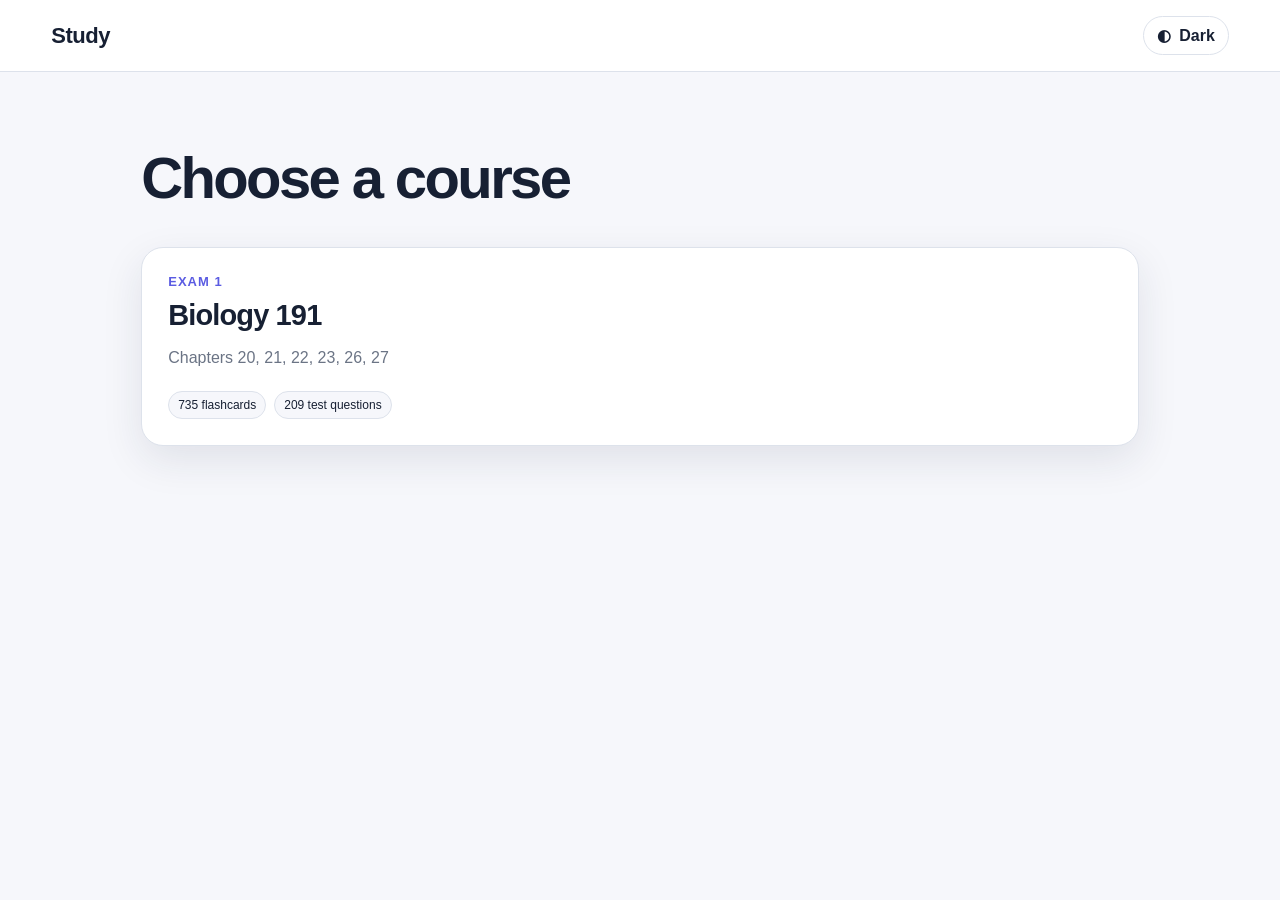
<file: index.html>
<!doctype html>
<html lang="en">
<head>
  <meta charset="utf-8">
  <meta name="viewport" content="width=device-width, initial-scale=1">
  <title>Study</title>
  <link rel="icon" href="assets/favicon.svg" type="image/svg+xml">
  <link rel="icon" href="assets/favicon-32.png" type="image/png" sizes="32x32">
  <link rel="apple-touch-icon" href="assets/apple-touch-icon.png">
  <link rel="stylesheet" href="assets/site.css">
</head>
<body>
  <header class="site-header">
    <a class="brand" href="./">Study</a>
    <button class="theme-toggle" id="themeToggle" type="button" aria-label="Toggle light and dark mode">
      <span class="theme-icon" aria-hidden="true">◐</span>
      <span id="themeLabel">Dark</span>
    </button>
  </header>

  <main class="home-shell">
    <section class="home-heading">
      <h1>Choose a course</h1>
    </section>
    <section id="courseGrid" class="course-grid" aria-live="polite"></section>
  </main>

  <script src="assets/site.js"></script>
</body>
</html>
</file>
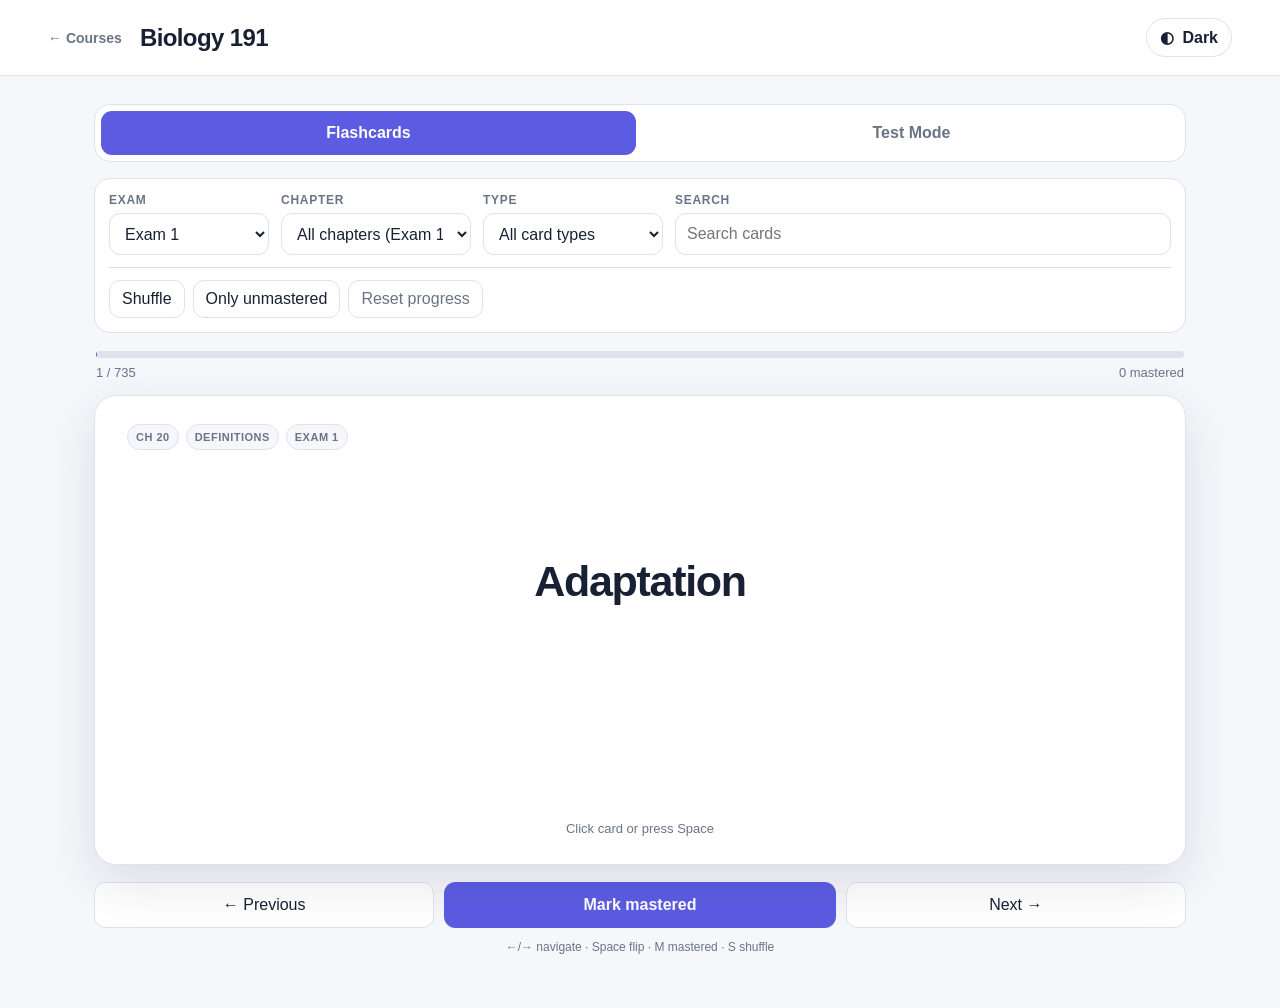
<file: bio191/index.html>
<!doctype html>
<html lang="en">
<head>
  <meta charset="utf-8">
  <meta name="viewport" content="width=device-width, initial-scale=1">
  <title>Biology 191 Study</title>
  <link rel="icon" href="../assets/favicon.svg" type="image/svg+xml">
  <link rel="icon" href="../assets/favicon-32.png" type="image/png" sizes="32x32">
  <link rel="apple-touch-icon" href="../assets/apple-touch-icon.png">
  <link rel="stylesheet" href="styles.css">
</head>
<body>
  <header class="course-header">
    <div class="header-left">
      <a class="back-link" href="../">← Courses</a>
      <h1>Biology 191</h1>
    </div>
    <button class="theme-toggle" id="themeToggle" type="button" aria-label="Toggle light and dark mode">
      <span aria-hidden="true">◐</span>
      <span id="themeLabel">Dark</span>
    </button>
  </header>

  <main class="app-shell">
    <nav class="mode-switch" aria-label="Study mode">
      <button class="mode-button active" data-mode="flashcards" type="button">Flashcards</button>
      <button class="mode-button" data-mode="test" type="button">Test Mode</button>
    </nav>

    <section class="panel toolbar" id="filterPanel">
      <div class="field">
        <label for="examFilter">Exam</label>
        <select id="examFilter"></select>
      </div>
      <div class="field">
        <label for="chapterFilter">Chapter</label>
        <select id="chapterFilter"></select>
      </div>
      <div class="field flash-only">
        <label for="categoryFilter">Type</label>
        <select id="categoryFilter"></select>
      </div>
      <div class="field search-field flash-only">
        <label for="searchBox">Search</label>
        <input id="searchBox" type="search" placeholder="Search cards">
      </div>
      <div class="toggle-row">
        <button class="toggle-button" id="shuffleBtn" type="button" aria-pressed="false">Shuffle</button>
        <button class="toggle-button flash-only" id="unmasteredBtn" type="button" aria-pressed="false">Only unmastered</button>
        <button class="ghost-button flash-only" id="resetBtn" type="button">Reset progress</button>
        <button class="ghost-button test-only hidden" id="restartTestBtn" type="button">Restart test</button>
      </div>
    </section>

    <section id="flashcardMode">
      <div class="progress-row">
        <div class="progress-track"><div class="progress-bar" id="cardProgress"></div></div>
        <div class="progress-meta"><span id="cardPosition">0 / 0</span><span id="masteredSummary">0 mastered</span></div>
      </div>

      <div class="flash-stage" id="flashStage">
        <button class="flashcard" id="flashcard" type="button" aria-label="Flip flashcard">
          <div class="face front-face">
            <div class="badges" id="frontBadges"></div>
            <div class="front-copy" id="frontText"></div>
            <div class="flip-hint">Click card or press Space</div>
          </div>
          <div class="face back-face">
            <div class="badges" id="backBadges"></div>
            <div class="back-copy" id="backContent"></div>
            <div class="source-line" id="sourceLine"></div>
          </div>
        </button>
      </div>

      <div class="empty-state hidden" id="cardEmpty">No flashcards match these filters.</div>

      <div class="card-controls">
        <button id="prevBtn" type="button">← Previous</button>
        <button id="masterBtn" class="primary-button" type="button">Mark mastered</button>
        <button id="nextBtn" type="button">Next →</button>
      </div>
      <div class="keyboard-help">←/→ navigate · Space flip · M mastered · S shuffle</div>
    </section>

    <section id="testMode" class="hidden">
      <div class="test-topline">
        <div>
          <div class="test-count" id="testPosition">Question 0 / 0</div>
          <div class="test-score" id="testScore">Score 0 / 0</div>
        </div>
        <div class="test-pool-note">1 close + 1 medium + 1 clear distractor each attempt</div>
      </div>

      <article class="test-card" id="testCard">
        <div class="badges" id="testBadges"></div>
        <h2 id="testPrompt"></h2>
        <div class="option-list" id="optionList"></div>
        <div class="feedback hidden" id="feedback"></div>
        <div class="test-actions">
          <button id="nextTestBtn" class="primary-button" type="button" disabled>Next question →</button>
        </div>
      </article>

      <div class="empty-state hidden" id="testEmpty">No test questions match this chapter.</div>
      <div class="keyboard-help">A–D or 1–4 answer · Enter next</div>
    </section>
  </main>

  <div class="modal-backdrop hidden" id="resetModal" role="dialog" aria-modal="true" aria-labelledby="resetTitle">
    <div class="modal">
      <h2 id="resetTitle">Reset progress?</h2>
      <p>This will clear every Biology 191 card you marked as mastered.</p>
      <div class="modal-actions">
        <button id="cancelReset" type="button">Cancel</button>
        <button id="confirmReset" class="danger-button" type="button">Reset progress</button>
      </div>
    </div>
  </div>

  <script src="app.js"></script>
</body>
</html>
</file>
<file: assets/site.css>
:root{
  --bg:#f6f7fb;
  --panel:#ffffff;
  --text:#172033;
  --muted:#6b7485;
  --accent:#5b5ce2;
  --accent-soft:#eeefff;
  --border:#dde2eb;
  --shadow:0 14px 40px rgba(31,42,68,.10);
}
html[data-theme="dark"]{
  --bg:#0d1118;
  --panel:#151b25;
  --text:#eef2f8;
  --muted:#a8b1c1;
  --accent:#8f90ff;
  --accent-soft:#26284b;
  --border:#2b3444;
  --shadow:0 14px 40px rgba(0,0,0,.30);
}
*{box-sizing:border-box}
html{color-scheme:light}
html[data-theme="dark"]{color-scheme:dark}
body{
  margin:0;
  min-height:100vh;
  font-family:-apple-system,BlinkMacSystemFont,"SF Pro Text","Segoe UI",sans-serif;
  background:var(--bg);
  color:var(--text);
}
a{color:inherit;text-decoration:none}
.site-header{
  height:72px;
  display:flex;
  align-items:center;
  justify-content:space-between;
  padding:0 clamp(20px,4vw,56px);
  border-bottom:1px solid var(--border);
  background:color-mix(in srgb,var(--panel) 94%,transparent);
  backdrop-filter:blur(14px);
}
.brand{font-size:22px;font-weight:800;letter-spacing:-.02em}
.theme-toggle{
  display:inline-flex;align-items:center;gap:8px;
  border:1px solid var(--border);background:var(--panel);color:var(--text);
  border-radius:999px;padding:9px 13px;font:inherit;font-weight:650;cursor:pointer;
}
.theme-toggle:hover{border-color:var(--accent)}
.home-shell{max-width:1100px;margin:0 auto;padding:72px clamp(20px,4vw,56px)}
.home-heading h1{font-size:clamp(34px,5vw,58px);margin:0 0 36px;letter-spacing:-.045em}
.course-grid{display:grid;grid-template-columns:repeat(auto-fit,minmax(290px,1fr));gap:18px}
.course-card{
  display:block;background:var(--panel);border:1px solid var(--border);border-radius:22px;
  padding:26px;box-shadow:var(--shadow);transition:.18s transform,.18s border-color;
}
.course-card:hover{transform:translateY(-2px);border-color:var(--accent)}
.course-card .eyebrow{color:var(--accent);font-size:13px;font-weight:800;text-transform:uppercase;letter-spacing:.08em}
.course-card h2{font-size:29px;margin:10px 0 14px;letter-spacing:-.03em}
.course-card p{margin:0;color:var(--muted);line-height:1.55}
.course-card .meta{margin-top:20px;display:flex;gap:8px;flex-wrap:wrap}
.chip{font-size:12px;border:1px solid var(--border);border-radius:999px;padding:6px 9px;background:var(--bg)}
.empty{color:var(--muted)}
@media(max-width:640px){
  .site-header{height:64px}
  .home-shell{padding-top:48px}
}
</file>
<file: bio191/styles.css>
:root{
  --bg:#f6f7fb;
  --panel:#ffffff;
  --panel-alt:#f9faff;
  --text:#182033;
  --muted:#6a7487;
  --accent:#5b5ce2;
  --accent-2:#7a61e8;
  --accent-soft:#eeefff;
  --border:#dde2eb;
  --good:#16804f;
  --good-soft:#ebf8f1;
  --bad:#c53a31;
  --bad-soft:#fff0ef;
  --shadow:0 18px 52px rgba(31,42,68,.12);
}
html[data-theme="dark"]{
  --bg:#0d1118;
  --panel:#151b25;
  --panel-alt:#111722;
  --text:#eef2f8;
  --muted:#aab3c2;
  --accent:#9293ff;
  --accent-2:#b081ff;
  --accent-soft:#282a50;
  --border:#2b3444;
  --good:#56d59a;
  --good-soft:#16382a;
  --bad:#ff7d73;
  --bad-soft:#42201f;
  --shadow:0 18px 52px rgba(0,0,0,.35);
}
*{box-sizing:border-box}
html{color-scheme:light}
html[data-theme="dark"]{color-scheme:dark}
body{
  margin:0;
  min-height:100vh;
  font-family:-apple-system,BlinkMacSystemFont,"SF Pro Text","Segoe UI",sans-serif;
  background:var(--bg);
  color:var(--text);
}
button,select,input{font:inherit}
button,select,input{
  color:var(--text);background:var(--panel);border:1px solid var(--border);border-radius:11px;
}
button{cursor:pointer}
button:hover{border-color:var(--accent)}
.hidden{display:none!important}

.course-header{
  min-height:76px;
  display:flex;align-items:center;justify-content:space-between;gap:18px;
  padding:12px clamp(18px,4vw,48px);
  background:color-mix(in srgb,var(--panel) 94%,transparent);
  border-bottom:1px solid var(--border);
  backdrop-filter:blur(14px);
  position:sticky;top:0;z-index:20;
}
.header-left{display:flex;align-items:center;gap:18px;min-width:0}
.header-left h1{margin:0;font-size:24px;letter-spacing:-.025em;white-space:nowrap}
.back-link{color:var(--muted);text-decoration:none;font-size:14px;font-weight:700}
.back-link:hover{color:var(--accent)}
.theme-toggle{
  display:flex;gap:8px;align-items:center;border-radius:999px;padding:9px 13px;font-weight:700;
}

.app-shell{max-width:1160px;margin:0 auto;padding:28px clamp(16px,3vw,34px) 54px}
.mode-switch{
  display:grid;grid-template-columns:1fr 1fr;gap:8px;
  background:var(--panel);border:1px solid var(--border);border-radius:16px;padding:6px;margin-bottom:16px;
}
.mode-button{border:none;background:transparent;padding:13px;font-weight:800;border-radius:11px;color:var(--muted)}
.mode-button.active{background:var(--accent);color:white}

.panel{
  background:var(--panel);border:1px solid var(--border);border-radius:16px;
}
.toolbar{
  display:grid;grid-template-columns:160px 190px 180px minmax(220px,1fr);gap:12px;
  padding:14px;margin-bottom:18px;align-items:end;
}
.field{display:flex;flex-direction:column;gap:6px}
.field label{font-size:12px;color:var(--muted);font-weight:800;text-transform:uppercase;letter-spacing:.06em}
.field select,.field input{height:42px;padding:0 11px;width:100%}
.toggle-row{
  grid-column:1/-1;display:flex;gap:8px;align-items:center;flex-wrap:wrap;border-top:1px solid var(--border);padding-top:12px;
}
.toggle-button,.ghost-button{padding:9px 12px}
.toggle-button.active{background:var(--accent-soft);border-color:var(--accent);color:var(--accent);font-weight:800}
.ghost-button{color:var(--muted)}

.progress-row{margin:4px 2px 15px}
.progress-track{height:7px;background:var(--border);border-radius:999px;overflow:hidden}
.progress-bar{height:100%;background:linear-gradient(90deg,var(--accent),var(--accent-2));width:0;transition:width .2s}
.progress-meta{display:flex;justify-content:space-between;color:var(--muted);font-size:13px;margin-top:7px}

.flash-stage{perspective:1600px;min-height:470px}
.flashcard{
  display:block;position:relative;width:100%;min-height:470px;border:0;background:transparent;padding:0;
  transform-style:preserve-3d;transition:transform .44s cubic-bezier(.2,.7,.2,1);
}
.flashcard.flipped{transform:rotateY(180deg)}
.face{
  position:absolute;inset:0;backface-visibility:hidden;-webkit-backface-visibility:hidden;
  background:var(--panel);border:1px solid var(--border);border-radius:22px;box-shadow:var(--shadow);
  padding:28px 32px;display:flex;flex-direction:column;text-align:left;overflow:auto;
}
.back-face{transform:rotateY(180deg)}
.badges{display:flex;gap:7px;flex-wrap:wrap}
.badge{
  font-size:11px;font-weight:850;letter-spacing:.045em;text-transform:uppercase;
  border:1px solid var(--border);border-radius:999px;padding:6px 8px;background:var(--bg);color:var(--muted)
}
.front-copy{
  margin:auto 0;text-align:center;font-size:clamp(26px,3.7vw,43px);line-height:1.2;font-weight:830;letter-spacing:-.03em;
}
.flip-hint{margin-top:auto;text-align:center;color:var(--muted);font-size:13px}
.back-copy{font-size:18px;line-height:1.58;margin-top:12px}
.answer-block{padding:13px 0;border-bottom:1px solid var(--border)}
.answer-block:last-child{border-bottom:0}
.answer-block b{
  display:inline-block;color:var(--muted);font-size:12px;text-transform:uppercase;letter-spacing:.065em;margin-bottom:3px;
}
.question-answer{
  background:var(--accent-soft);
  border:1px solid color-mix(in srgb,var(--accent) 42%,var(--border));
  border-radius:15px;
  padding:16px 18px;
  margin:3px 0 12px;
  color:var(--text);
  font-weight:650;
}
.question-answer b{color:var(--accent)!important}
.source-line{margin-top:auto;padding-top:18px;color:var(--muted);font-size:12px}

.card-controls{display:grid;grid-template-columns:1fr 1.15fr 1fr;gap:10px;margin-top:17px}
.card-controls button{height:46px}
.primary-button{background:var(--accent);border-color:var(--accent);color:white;font-weight:800}
.primary-button:hover{filter:brightness(1.04)}
#masterBtn.mastered{background:var(--good);border-color:var(--good)}
.keyboard-help{text-align:center;color:var(--muted);font-size:12px;margin-top:12px}
.empty-state{
  background:var(--panel);border:1px solid var(--border);border-radius:18px;
  padding:48px;text-align:center;color:var(--muted)
}

.test-topline{
  display:flex;justify-content:space-between;align-items:flex-end;gap:20px;margin:7px 2px 14px;
}
.test-count{font-weight:850;font-size:15px}
.test-score{color:var(--muted);font-size:13px;margin-top:3px}
.test-pool-note{color:var(--muted);font-size:12px;text-align:right}
.test-card{
  background:var(--panel);border:1px solid var(--border);border-radius:22px;box-shadow:var(--shadow);
  padding:27px 28px;
}
.test-card h2{font-size:clamp(25px,3vw,36px);letter-spacing:-.03em;line-height:1.22;margin:22px 0 24px}
.option-list{display:grid;gap:11px}
.option{
  width:100%;display:grid;grid-template-columns:42px 1fr;gap:12px;align-items:start;
  text-align:left;padding:17px 18px;border-radius:15px;background:var(--panel-alt);
  line-height:1.48;font-size:17px;
}
.option-key{
  width:36px;height:36px;border-radius:10px;border:1px solid var(--border);
  display:grid;place-items:center;font-weight:900;background:var(--panel)
}
.option.correct{border-color:var(--good);background:var(--good-soft)}
.option.wrong{border-color:var(--bad);background:var(--bad-soft)}
.option:disabled{cursor:default;color:var(--text);opacity:1}
.feedback{
  margin-top:18px;border-radius:15px;padding:16px 18px;line-height:1.5;border:1px solid var(--border);
}
.feedback.good{background:var(--good-soft);border-color:var(--good)}
.feedback.bad{background:var(--bad-soft);border-color:var(--bad)}
.feedback .correct-box{
  margin-top:12px;padding:13px 14px;border-radius:11px;background:var(--accent-soft);
  border:1px solid color-mix(in srgb,var(--accent) 42%,var(--border))
}
.feedback .correct-box b{color:var(--accent)}
.test-actions{display:flex;justify-content:flex-end;margin-top:18px}
#nextTestBtn{min-width:170px;height:44px}
#nextTestBtn:disabled{opacity:.45;cursor:not-allowed}

.modal-backdrop{
  position:fixed;inset:0;background:rgba(0,0,0,.45);display:grid;place-items:center;padding:20px;z-index:100;
}
.modal{
  width:min(430px,100%);background:var(--panel);border:1px solid var(--border);border-radius:20px;
  box-shadow:var(--shadow);padding:24px;
}
.modal h2{margin:0 0 8px;font-size:24px}
.modal p{margin:0;color:var(--muted);line-height:1.5}
.modal-actions{display:flex;justify-content:flex-end;gap:9px;margin-top:24px}
.modal-actions button{padding:10px 13px}
.danger-button{background:var(--bad);border-color:var(--bad);color:white;font-weight:800}

@media(max-width:840px){
  .toolbar{grid-template-columns:1fr 1fr}
  .search-field{grid-column:1/-1}
}
@media(max-width:640px){
  .course-header{min-height:64px}
  .header-left h1{font-size:20px}
  .back-link{font-size:0}
  .back-link::after{content:"←";font-size:20px}
  .app-shell{padding-top:18px}
  .toolbar{grid-template-columns:1fr}
  .search-field,.toggle-row{grid-column:1}
  .face{padding:22px 20px}
  .flash-stage,.flashcard{min-height:525px}
  .card-controls{grid-template-columns:1fr 1fr}
  #masterBtn{grid-column:1/-1;grid-row:1}
  .test-card{padding:22px 17px}
  .option{grid-template-columns:38px 1fr;padding:15px 14px;font-size:16px}
  .test-topline{align-items:flex-start;flex-direction:column;gap:6px}
  .test-pool-note{text-align:left}
}

/* v5.3 — make the actual flashcard answer visually dominant on question-like cards. */
.question-answer{
  color:var(--accent);
  font-size:clamp(21px,2.25vw,28px);
  line-height:1.42;
  font-weight:760;
  letter-spacing:-.012em;
}
.question-answer b{
  display:inline;
  color:inherit!important;
  font-size:inherit;
  font-weight:850;
  text-transform:none;
  letter-spacing:inherit;
  margin:0;
}
.question-answer b:first-child{
  display:block;
  color:var(--muted)!important;
  font-size:12px;
  font-weight:850;
  text-transform:uppercase;
  letter-spacing:.065em;
  margin:0 0 9px;
}
</file>
